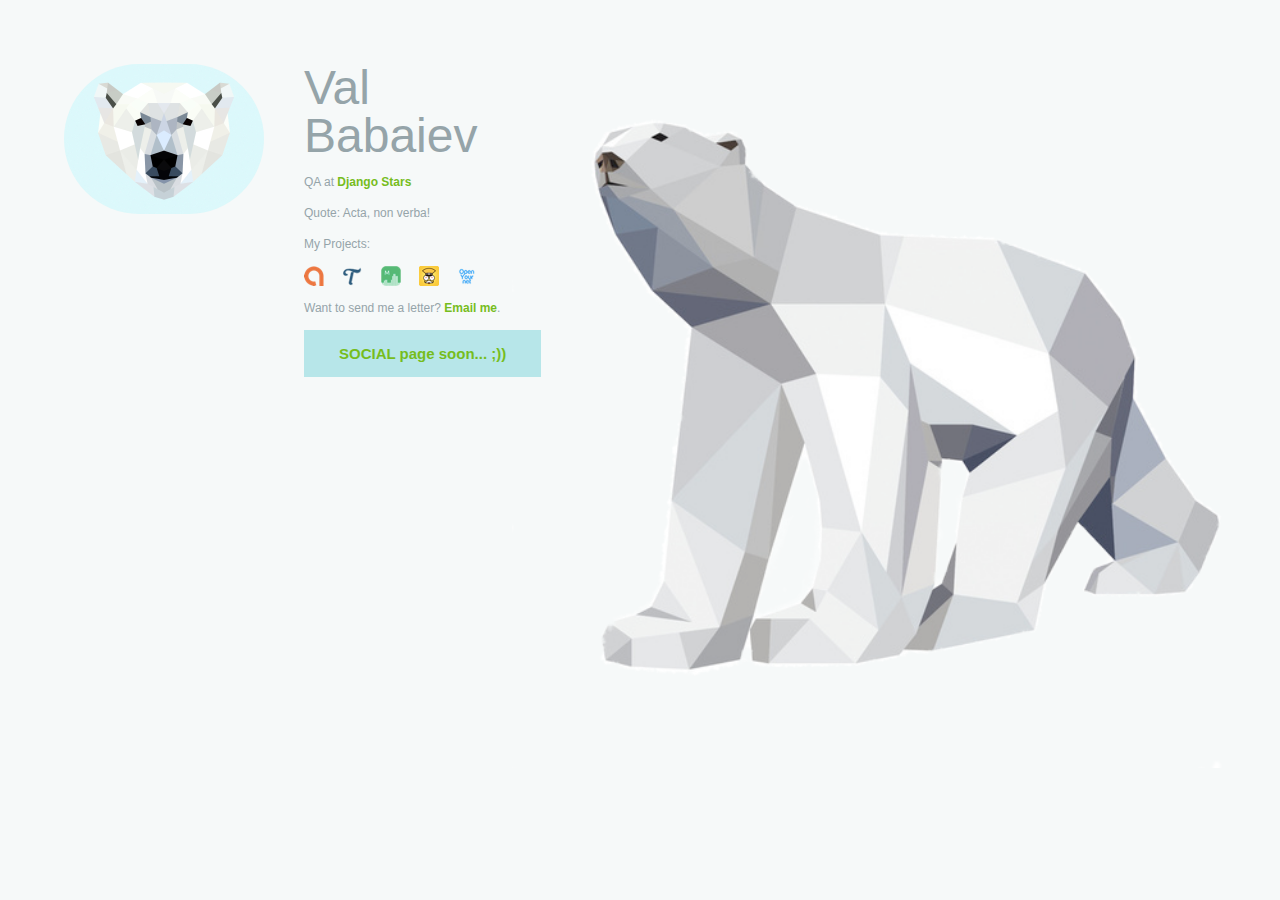
<file: index.html>
<!DOCTYPE html>
<html lang="en" class="animated bounceInLeft">
	<head>
		<meta charset="utf-8">

		<title>babaiev.com</title>

		<meta name="viewport" content="width=device-width, initial-scale=1.0">

		<link rel="stylesheet" href="css/style.css">

		<!--[if lt IE 9]>
			<script src="http://html5shim.googlecode.com/svn/trunk/html5.js"></script>
		<![endif]-->
	</head>

	<body class="animated bounceInDown">
		<div class="avatar">
			<img src="/img/index/polar.jpg" alt="Avatar">
		</div>

		<div class="content">
			<h1 class="title">Val<br>Babaiev</h1>
			<p>QA at <a target="_blank" href="http://djangostars.com">Django Stars</a><br></p>

			<p>
				Quote:  Acta, non verba! <br>

			</p>
			<p>
			My Projects:
			</p>
			<ul class="social-icons">
				<li><a class="aboneme" target="_blank" href="https://abone.me/" title="Aboneme">Abone.me</a></li>
				<li><a class="timedom" target="_blank" href="https://timedom.net/" title="Timedom">Timedom.net</a></li>
				<li><a class="metrovka" target="_blank" href="https://metrovka.ua/" title="Metrovka">Metrovka.ua</a></li>
				<li><a class="taxofon" target="_blank" href="https://taxofon.ua/" title="Taxofon">Taxofon.ua</a></li>
				<li><a class="openyour" target="_blank" href="https://openyour.net" title="Openyour.net">Openyour.net</a></li>
			</ul>
			<p>Want to send me a letter? <a href="mailto:valerii.babaiev@gmail.com">Email me</a>.</p>
			<p>
				<section class="flat">
					<button><a href="/404">SOCIAL page soon... ;))</a></button>
				</section>
			</p>


		</div>
	</body>
</html>
</file>
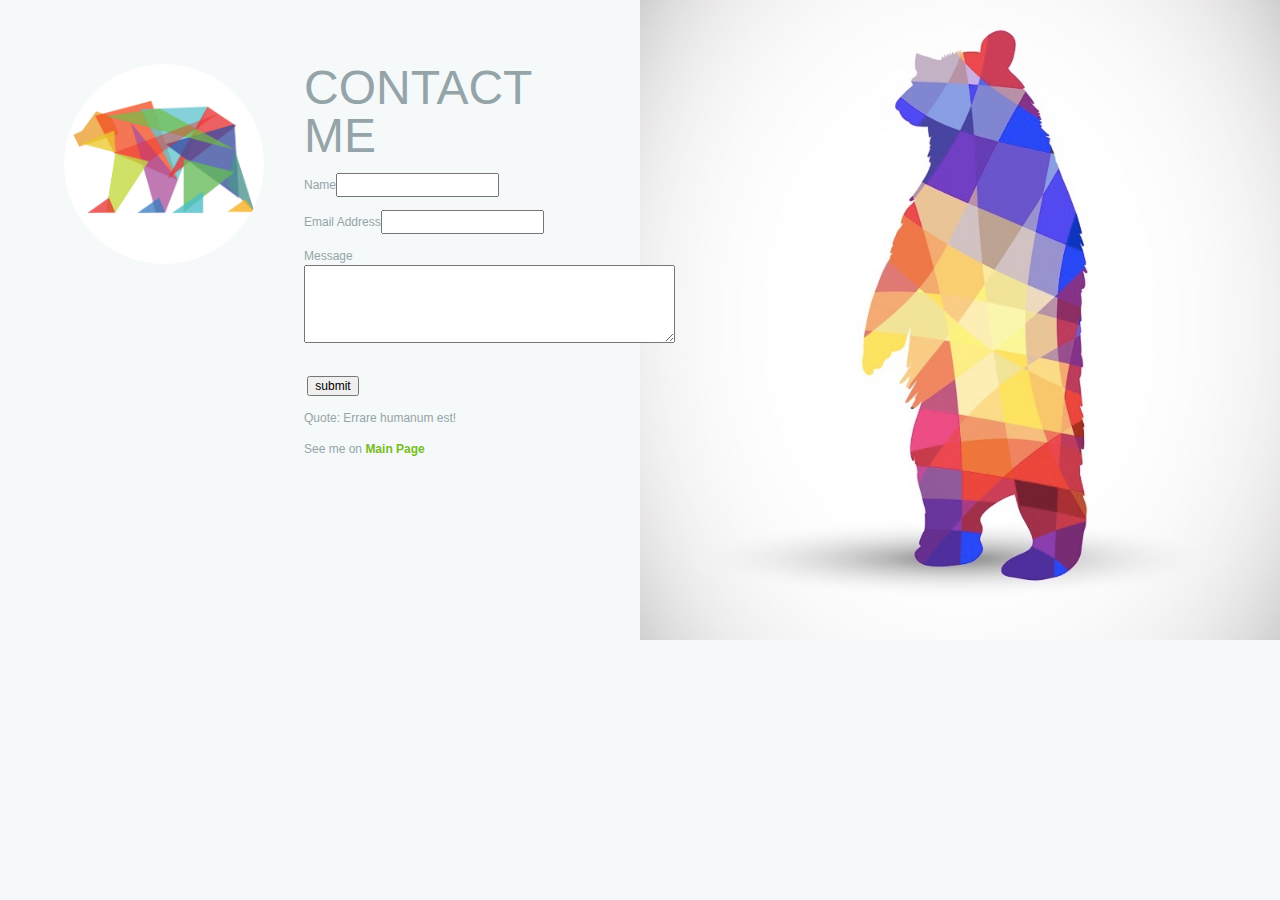
<file: contacts.html>
<!DOCTYPE html>
<html lang="en" class="animated bounceInLeft contacts">
<head>
    <meta charset="utf-8">

    <title>babaiev.com</title>

    <meta name="viewport" content="width=device-width, initial-scale=1.0">

    <link rel="stylesheet" href="css/style.css">

    <!--[if lt IE 9]>
    <script src="http://html5shim.googlecode.com/svn/trunk/html5.js"></script>
    <![endif]-->
</head>

<body class="animated bounceInDown">
<div class="avatar">
    <img src="img/contacts/contava.jpg" alt="Avatar">
</div>

<div class="content">
    <h1 class="title">CONTACT<br>ME</h1>

    <form action="contact.php" method="GET">
            <div class="form_settings">
                <p><span>Name</span><input class="contact" type="text" name="your_name" value="" /></p>
                <p><span>Email Address</span><input class="contact" type="text" name="your_email" value="" /></p>
                <p><span>Message</span><textarea class="contact textarea" rows="4" cols="50" name="your_quiry"></textarea></p>
                <p style="padding-top: 15px"><span>&nbsp;</span><input class="submit" type="submit" name="contact_submitted" value="submit" /></p>
            </div>
    </form>

    <p>
        Quote:  Errare humanum est! <br>
    </p>
    <p>See me on <a href="/">Main Page</a><br></p>

</div>
</body>
</html>
</file>
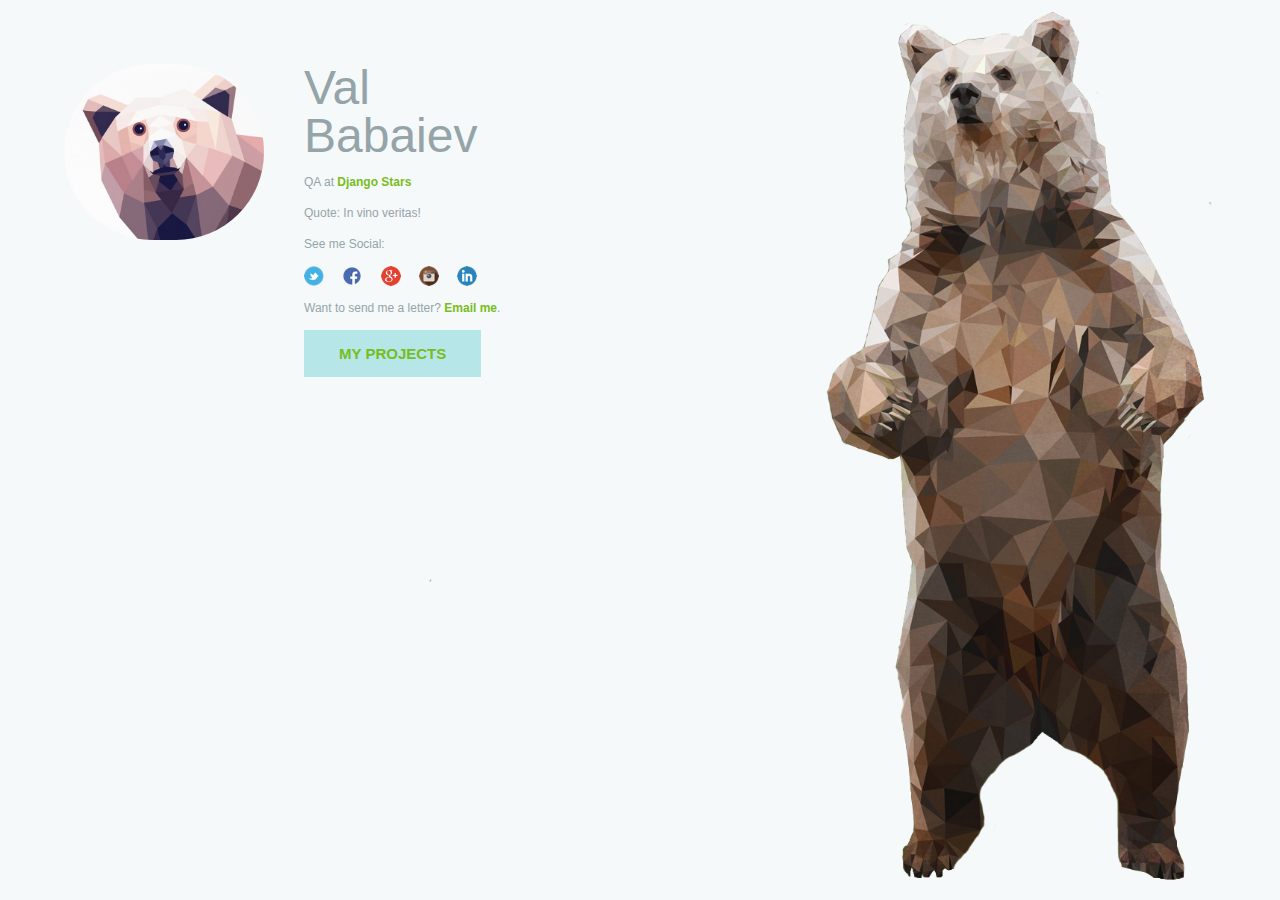
<file: mysocial.html>
<!DOCTYPE html>
<html lang="en" class="animated bounceInLeft private">
<head>
    <meta charset="utf-8">

    <title>babaiev.com</title>

    <meta name="viewport" content="width=device-width, initial-scale=1.0">

    <link rel="stylesheet" href="css/style.css">

    <!--[if lt IE 9]>
    <script src="http://html5shim.googlecode.com/svn/trunk/html5.js"></script>
    <![endif]-->
</head>

<body class="animated bounceInDown">
<div class="avatar">
    <img src="img/social/avatar3.jpg" alt="Avatar">
</div>

<div class="content">
    <h1 class="title">Val<br>Babaiev</h1>
    <p>QA at <a target="_blank" href="http://djangostars.com">Django Stars</a><br></p>

    <p>
        Quote:  In vino veritas! <br>

    </p>
    <p>
        See me Social:
    </p>
    <ul class="social-icons">
        <li><a class="twitter" target="_blank" href="" title="Twitter">Twitter</a></li>
        <li><a class="facebook" target="_blank" href="">Facebook</a></li>
        <li><a class="googleplus" target="_blank" href="" title="Google+">Google+</a></li>
        <li><a class="instagram" target="_blank" href="" title="Instagram">Instagram</a></li>
        <li><a class="linkedin" target="_blank" href="https://www.linkedin.com/in/babaiev" title="LinkedIn">LinkedIn</a></li>
    </ul>

    <p>Want to send me a letter? <a href="mailto:">Email me</a>.</p>
    <p>
        <section class="flat">
            <button><a href="/">MY PROJECTS</a></button>
        </section>
    </p>

</div>
</body>
</html>
</file>
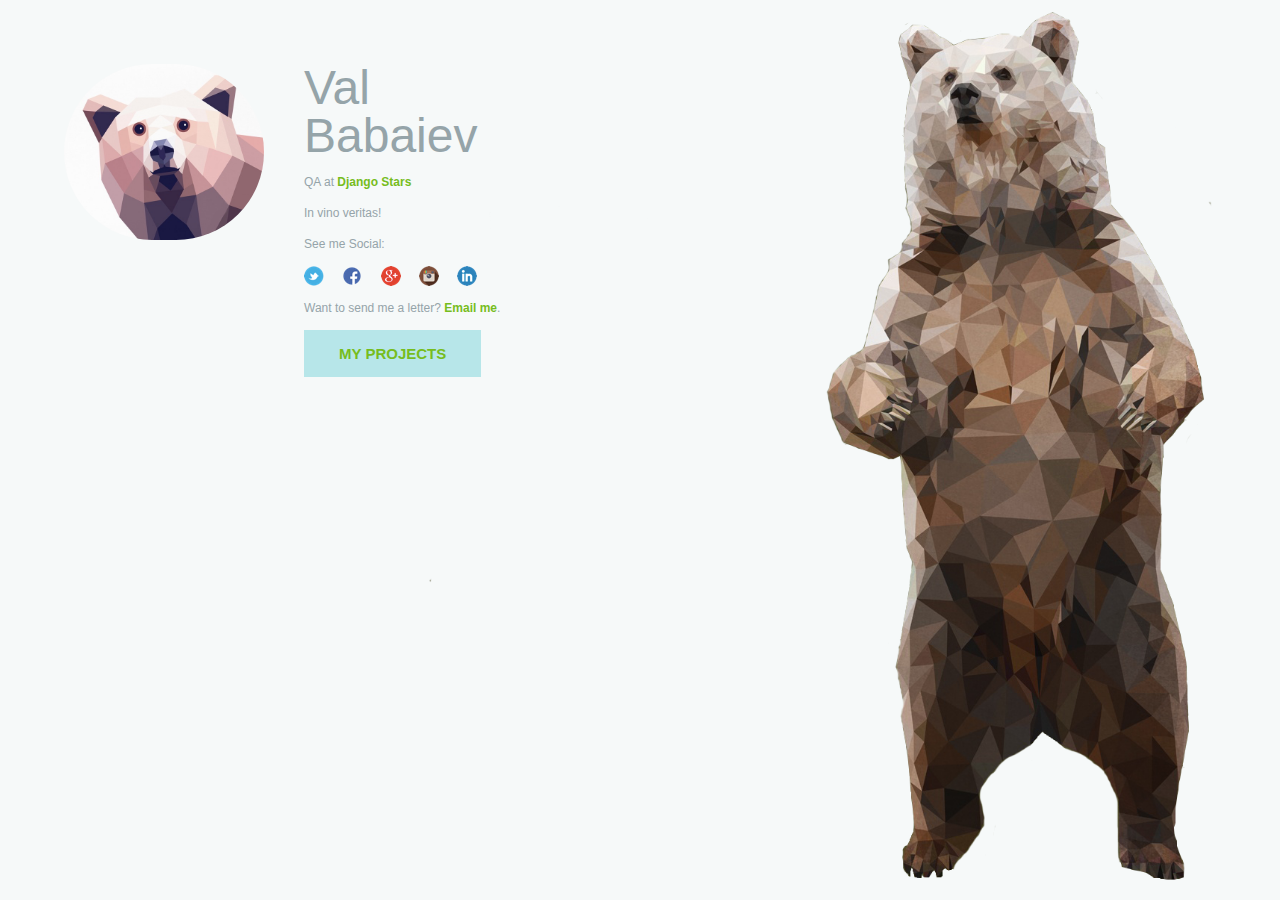
<file: private.html>
<!DOCTYPE html>
<html lang="en" class="animated bounceInLeft private">
<head>
    <meta charset="utf-8">

    <title>babaiev.com</title>

    <meta name="viewport" content="width=device-width, initial-scale=1.0">

    <link rel="stylesheet" href="css/style.css">

    <!--[if lt IE 9]>
    <script src="http://html5shim.googlecode.com/svn/trunk/html5.js"></script>
    <![endif]-->
</head>

<body class="animated bounceInDown">
<div class="avatar">
    <img src="img/avatar3.jpg" alt="Avatar">
</div>

<div class="content">
    <h1 class="title">Val<br>Babaiev</h1>
    <p>QA at <a href="http://djangostars.com">Django Stars</a><br></p>

    <p>
        In vino veritas! <br>

    </p>
    <p>
        See me Social:
    </p>
    <ul class="social-icons">
        <li><a class="twitter" href="https://twitter.com/GoodBogeyMan" title="Twitter">Twitter</a></li>
        <li><a class="facebook" href="http://www.facebook.com/azualt" title="Facebook">Facebook</a></li>
        <li><a class="googleplus" href="https://plus.google.com/u/3/108551157941512514499" title="Google+">Google+</a></li>
        <li><a class="instagram" href="https://www.instagram.com/babaiev/" title="Instagram">Instagram</a></li>
        <li><a class="linkedin" href="https://www.linkedin.com/in/babaiev" title="LinkedIn">LinkedIn</a></li>
    </ul>

    <p>Want to send me a letter? <a href="mailto:azualts@gmail.com">Email me</a>.</p>
    <p>
        <section class="flat">
            <button><a href="index.html">MY PROJECTS</a></button>
        </section>
    </p>

</div>
</body>
</html>
</file>
<file: css/style.css>
@charset "utf-8";
/*------------------------------------*\
    $RESET
\*------------------------------------*/
/* A more considered reset; more of a restart... As per: csswizardry.com/2011/10/reset-restarted */
html, body, div, span, applet, object, iframe,
h1, h2, h3, h4, h5, h6, p, blockquote, pre, hr,
a, abbr, address, cite, code,
del, dfn, em, img, ins, kbd, q, s, samp,
small, strong, sub, sup, tt, var,
b, u, i,
dl, dt, dd, ol, ul, li,
fieldset, form, label, legend,
table, caption, tbody, tfoot, thead, tr, th, td,
article, aside, canvas, details, figcaption, figure,
footer, header, hgroup, menu, nav, section, summary,
time, mark, audio, video {
    margin: 0;
    padding: 0;
}
article, aside, details, figcaption, figure, footer,
header, hgroup, menu, nav, section {
    display: block;
}
h1, h2, h3, h4, h5, h6 {
    font-size: 100%;
}
table {
    border-collapse: collapse;
    border-spacing: 0;
}
strong, b, mark {
    font-weight: bold;
    font-style: inherit;
}
em, i, cite, q, address, dfn, var {
    font-style: italic;
    font-weight: inherit;
}
abbr[title], dfn[title] {
    cursor: help;
    border-bottom: 1px dotted;
}
ins {
    border-bottom: 1px solid;
}
a, u, ins {
    text-decoration: none;
}
del, s {
    text-decoration: line-through;
}
pre, code, samp, kbd {
    font-family: monospace;
}
small {
    font-size: 0.75em;
}
img {
    border: none;
    font-style: italic;
}
input,
select, option, optgroup,
textarea {
    font: inherit;
}





/*------------------------------------*\
    $MAIN
\*------------------------------------*/
html {
    background-image: url(../img/index/polar_main.png);
    background-position: right top;
    background-repeat: no-repeat;
    background-size: 60%;
    background-color: #f6f9f9;
    color: #95a4a9;
    font: 12px/1.5 "Helvetica Neue", Helvetica, Arial, sans-serif;
    animation: animatedPolar 1s ease;
}

.private {
    background-image: url(../img/social/backbear.png);
    background-size: 70%;
    animation: animatedGrizzly 1s ease;
}

.error {
    background-image: url(../img/404/404back.png);
    background-size: 20%;
    animation: animatedError 1s ease;
}

.contacts {
    background-image: url(../img/contacts/contback.jpg);
    background-size: 50%;
    animation: animatedContacts 1s ease;
}

body {
    margin: 5%;
}

.avatar {
    float: left;
    margin: 0 40px 20px 0;
}
    .avatar img {
        max-width: 200px;
        max-height: 200px;
        border-radius: 125px;
    }

button {
    display: inline-block;
    margin: 0 10px 0 0;
    padding: 10px 35px;
    font-size: 15px;
    font-family: Helvetica;
    line-height: 1.8;
    appearance: none;
    box-shadow: none;
    border-radius: 0;
}
button:focus {
    outline: none
}

section.flat button {
    color: #ffffff;
    background-color: #b7e6e9;
    border: none;
}
section.flat button:hover,
section.flat button.hover {
    background-color: #99c9ff;
}
section.flat button:active,
section.flat button.active {
    background-color: #27496d;

}
.content {
    float: left;
    width: 300px;
}
    .title {
        font-size: 48px;
        font-weight: normal;
        line-height: 1;
    }

    .social-icons li {
        display: inline;
    }
        .social-icons a {
            display: inline-block;
            margin-right: 15px;
            text-indent: -9999px;
        }
            .twitter {
                background-image: url(../img/social/twi.png);
                width: 20px;
                height: 20px;
            }
            .facebook {
                background-image: url(../img/social/fb.png);
                width: 20px;
                height: 20px;
            }
            .googleplus {
                background-image: url(../img/social/G+.png);
                width: 20px;
                height: 20px;
            }
            .instagram {
                background-image: url(../img/social/insta.png);
                width: 20px;
                height: 20px;
            }
            .linkedin {
                background-image: url(../img/social/link.png);
                width: 20px;
                height: 20px;
            }
            .openyour {
                background-image: url(../img/index/Openyour.png);
                width: 20px;
                height: 20px;
            }
            .aboneme {
                background-image: url(../img/index/aboneme.png);
                width: 20px;
                height: 20px;
            }
            .timedom {
                background-image: url(../img/index/timedom.png);
                width: 20px;
                height: 20px;
            }
            .metrovka {
                background-image: url(../img/index/metrovka.png);
                width: 20px;
                height: 20px;
            }
            .taxofon {
                background-image: url(../img/index/taxofon.png);
                width: 20px;
                height: 20px;
}



/*------------------------------------*\
    $TYPOGRAPHY
\*------------------------------------*/
p,
ul, ol, dl,
.title {
    margin-bottom: 13px;
}
p {
    font-weight: 500;
}
ul, ol, dl {
    list-style-type: none;
}
a {
    color: #76bd1d;
    font-weight: bold;
}
a:hover, a:focus {
    color: #95a4a9;
    -webkit-transition: color 0.2s ease;
    -moz-transition: color 0.2s ease;
    -o-transition: color 0.2s ease;
    -ms-transition: color 0.2s ease;
    transition: color 0.2s ease;
}





/*------------------------------------*\
    $MISC
\*------------------------------------*/
a img:hover,
.social-icons a:hover {
    -ms-filter:"progid:DXImageTransform.Microsoft.Alpha(Opacity=85)";
    filter: alpha(opacity=85);
    opacity: 0.85;
    -webkit-transition: opacity 0.2s ease;
    -moz-transition: opacity 0.2s ease;
    -o-transition: opacity 0.2s ease;
    -ms-transition: opacity 0.2s ease;
    transition: opacity 0.2s ease;
}

/*
Animate.css - http://daneden.me/animate
LICENSED UNDER THE  MIT LICENSE (MIT)

Copyright (c) 2012 Dan Eden
*/
.animated {
    -webkit-animation-fill-mode: both;
    -moz-animation-fill-mode: both;
    -ms-animation-fill-mode: both;
    -o-animation-fill-mode: both;
    animation-fill-mode: both;
    -webkit-animation-duration: 1s;
    -moz-animation-duration: 1s;
    -ms-animation-duration: 1s;
    -o-animation-duration: 1s;
    animation-duration: 1s;
}

.animated.hinge {
    -webkit-animation-duration: 2s;
    -moz-animation-duration: 2s;
    -ms-animation-duration: 2s;
    -o-animation-duration: 2s;
    animation-duration: 2s;
}

@-webkit-keyframes bounceInDown {
    0% {
        -webkit-transform: translateY(-2000px);
    }
    
    60% {
        -webkit-transform: translateY(30px);
    }
    
    80% {
        -webkit-transform: translateY(-10px);
    }
    
    100% {
        -webkit-transform: translateY(0);
    }
}

@-moz-keyframes bounceInDown {
    0% {
        -moz-transform: translateY(-2000px);
    }
    
    60% {
        -moz-transform: translateY(30px);
    }
    
    80% {
        -moz-transform: translateY(-10px);
    }
    
    100% {
        -moz-transform: translateY(0);
    }
}

@-o-keyframes bounceInDown {
    0% {
        -o-transform: translateY(-2000px);
    }
    
    60% {
        -o-transform: translateY(30px);
    }
    
    80% {
        -o-transform: translateY(-10px);
    }
    
    100% {
        -o-transform: translateY(0);
    }
}

@keyframes bounceInDown {
    0% {
        transform: translateY(-2000px);
    }
    
    60% {
        transform: translateY(30px);
    }
    
    80% {
        transform: translateY(-10px);
    }
    
    100% {
        transform: translateY(0);
    }
}

.bounceInDown {
    -webkit-animation-name: bounceInDown;
    -moz-animation-name: bounceInDown;
    -o-animation-name: bounceInDown;
    animation-name: bounceInDown;
}

@keyframes animatedPolar {
    from {background-position:  200% top; }
    to {background-position: right top}

}

@keyframes animatedGrizzly {
    from {background-position:  200% top; }
    to {background-position: center top}

}

@keyframes animatedError {
    from {
        background-position: 200% 150%;
    }
    to {
        background-position: 85% 150%;}
}

@keyframes animatedContacts {
    from {background-position:  200% top; }
    to {background-position: center top}

}

/*------------------------------------*\
    $MOBILE
\*------------------------------------*/
@media handheld, only screen and (max-width: 1115px) {
    .avatar,
    .content {
        float: none;

    }

    .avatar img {
        max-width: 125px;
        max-height: 125px;
    }

    .content {
        width: 100%;
    }
    html {
        background-image: url(../img/index/polar_main.png);
        background-position: right top;
        background-repeat: no-repeat;
        background-size: 60%;
        background-color: #f6f9f9;
        color: #95a4a9;
    }
    .private {
        background-image: url(../img/social/backbear.png);
        background-size: 20%;
        animation: animatedGrizzly 1s ease;
        background-position: center top;
    }
    .error {
        background-image: url(../img/404/404back.png);
        background-size: 20%;
        animation: animatedError 1s ease;
        background-position: 70% 70%;
    }
    .contacts {
        background-image: url(../img/contacts/contback.jpg);
        background-size: 20%;
        animation: animatedContacts 1s ease;
        background-position: center top;
    }

@media handheld, only screen and (max-width: 1000px) {
    .avatar,
    .content {
        float: none;

    }

    .avatar img {
        max-width: 125px;
        max-height: 125px;
    }

    .content {
        width: 100%;
    }

    html {
        background-color: #f6f9f9;
        background-image: none;
    }

    .private {
        background-color: #f6f9f9;
        background-image: none;
    }

    .error {
        background-color: #f6f9f9;
        background-image: none;
    }

    .contacts {
        background-color: #f6f9f9;
        background-image: none;
    }
}
</file>
